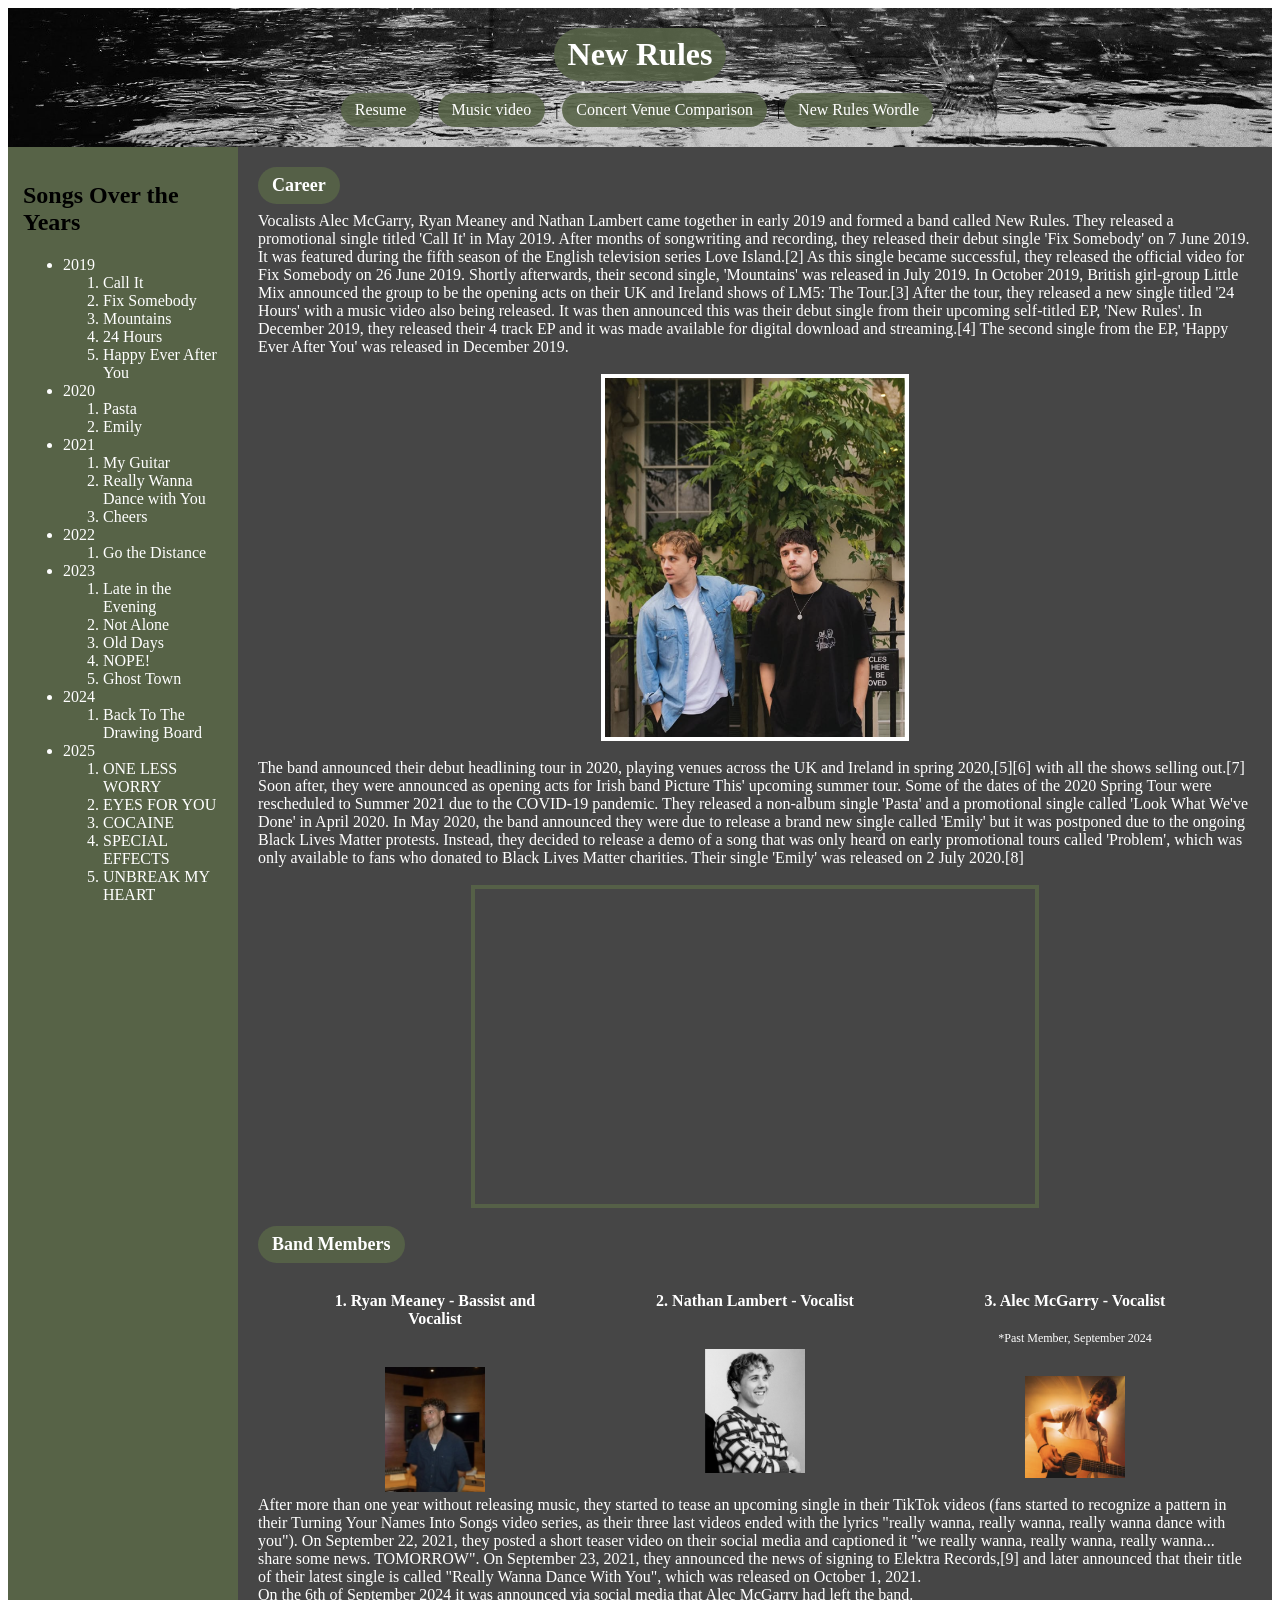
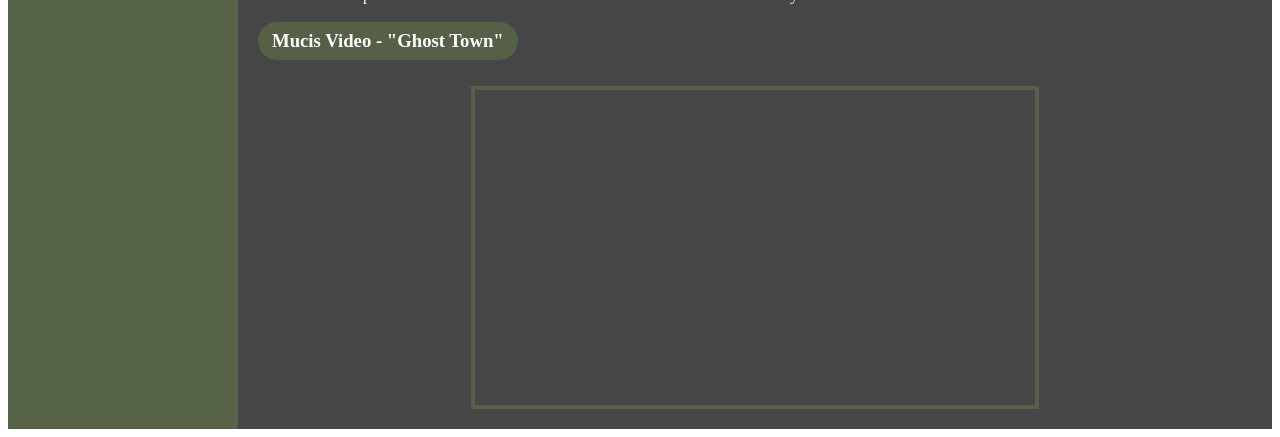
<file: scratch(index).html>
<!DOCTYPE html>
<html lang="en">
<head>
    <meta charset="UTF-8">
    <meta name="viewport" content="width=device-width, initial-scale=1.0">
    <title>New Rules</title>
    <link href="https://index.html">
    <link rel="stylesheet" href="Styles/color.css">
    <link rel="stylesheet" href="Styles/back.css">
    <link rel="stylesheet" href="Styles/position.css">
    <link rel="stylesheet" href="Styles/font.css">

</head>
    
<body>
    <div class="Header">
        <h1>New Rules</h1>
            <br>
        <!-- custom background color -->
        <a href="index.html">Resume</a>
        |  
        <!-- On page anchor  -->
        <a href="#ghost_town">Music video</a>
        |
        <!-- link to tableau -->
        <a href="#viz1775846697667">Concert Venue Comparison</a>
        |
        <a href="wordle.html">New Rules Wordle</a>
    </div>
    <!-- unordered list with ordered list inside -->
    <div class="layout">
        <div class="sidebar">
            <h2>Songs Over the Years</h2>
                <ul>
                    <li>2019</li>
                    <ol>
                        <li>Call It</li>
                        <li>Fix Somebody</li>
                        <li>Mountains</li>
                        <li>24 Hours</li>
                        <li>Happy Ever After You</li>
                    </ol>

                    <li>2020</li>
                    <ol>
                        <li>Pasta</li>
                        <li>Emily</li>
                    </ol>

                    <li>2021</li>
                    <ol>
                        <li>My Guitar</li>
                        <li>Really Wanna Dance with You</li>
                        <li>Cheers</li>
                    </ol>

                    <li>2022</li>
                    <ol>
                        <li>Go the Distance</li>
                    </ol>

                    <li>2023</li>
                    <ol>
                        <li>Late in the Evening</li>
                        <li>Not Alone</li>
                        <li>Old Days</li>
                        <li>NOPE!</li>
                        <li>Ghost Town</li>
                    </ol>

                    <li>2024</li>
                    <ol>
                        <li>Back To The Drawing Board</li>
                    </ol>

                    <li>2025</li>
                    <ol>
                        <li>ONE LESS WORRY</li>
                        <li>EYES FOR YOU</li>
                        <li>COCAINE</li>
                        <li>SPECIAL EFFECTS</li>
                        <li>UNBREAK MY HEART</li>
                    </ol>
                </ul>


            </ul>
        </div>

        <div class="main-content">
            <h6>Career</h6>
                <div>Vocalists Alec McGarry, Ryan Meaney and Nathan Lambert came together in early 2019 and formed a band called New Rules. They released a promotional single titled 'Call It' in May 2019. After months of songwriting and recording, they released their debut single 'Fix Somebody' on 7 June 2019. It was featured during the fifth season of the English television series Love Island.[2] As this single became successful, they released the official video for Fix Somebody on 26 June 2019. Shortly afterwards, their second single, 'Mountains' was released in July 2019. In October 2019, British girl-group Little Mix announced the group to be the opening acts on their UK and Ireland shows of LM5: The Tour.[3] After the tour, they released a new single titled '24 Hours' with a music video also being released. It was then announced this was their debut single from their upcoming self-titled EP, 'New Rules'. In December 2019, they released their 4 track EP and it was made available for digital download and streaming.[4] The second single from the EP, 'Happy Ever After You' was released in December 2019.</div>
            <br>
                <img class="center-image" src="images/New Rules Image(1).png" width="300">
            <br>
                <div>The band announced their debut headlining tour in 2020, playing venues across the UK and Ireland in spring 2020,[5][6] with all the shows selling out.[7] Soon after, they were announced as opening acts for Irish band Picture This' upcoming summer tour. Some of the dates of the 2020 Spring Tour were rescheduled to Summer 2021 due to the COVID-19 pandemic. They released a non-album single 'Pasta' and a promotional single called 'Look What We've Done' in April 2020. In May 2020, the band announced they were due to release a brand new single called 'Emily' but it was postponed due to the ongoing Black Lives Matter protests. Instead, they decided to release a demo of a song that was only heard on early promotional tours called 'Problem', which was only available to fans who donated to Black Lives Matter charities. Their single 'Emily' was released on 2 July 2020.[8]</div>
            <!-- tableau visualization -->
                <br>
                <div class='tableauPlaceholder centered-embed' id='viz1775846697667' style='position: relative; width: 560px; height: 315px;'>
                <noscript>
                    <a href='#'>
                        <img alt='Venue Count Ireland vs. UK ' src='https:&#47;&#47;public.tableau.com&#47;static&#47;images&#47;Ve&#47;VenueCountIrelandvs_UK&#47;VenueCountIrelandvs_UK&#47;1_rss.png' style='border: none' width="300"/>
                    </a>
                </noscript>
                <object class='tableauViz'  style='display:none;'>
                    <param name='host_url' value='https%3A%2F%2Fpublic.tableau.com%2F' />
                    <param name='embed_code_version' value='3' /> 
                    <param name='site_root' value='' />
                    <param name='name' value='VenueCountIrelandvs_UK&#47;VenueCountIrelandvs_UK' />
                    <param name='tabs' value='no' />
                    <param name='toolbar' value='yes' />
                    <param name='static_image' value='https:&#47;&#47;public.tableau.com&#47;static&#47;images&#47;Ve&#47;VenueCountIrelandvs_UK&#47;VenueCountIrelandvs_UK&#47;1.png' /> 
                    <param name='animate_transition' value='yes' />
                    <param name='display_static_image' value='yes' />
                    <param name='display_spinner' value='yes' />
                    <param name='display_overlay' value='yes' />
                    <param name='display_count' value='yes' />
                    <param name='language' value='en-US' />
                    <param name='filter' value='publish=yes' />
                </object>
            </div>                
                <script type='text/javascript'>                    
                    var divElement = document.getElementById('viz1775846697667');                    
                    var vizElement = divElement.getElementsByTagName('object')[0];                    vizElement.style.width='560px';vizElement.style.height='315px';                    
                    var scriptElement = document.createElement('script');                    scriptElement.src = 'https://public.tableau.com/javascripts/api/viz_v1.js';                    vizElement.parentNode.insertBefore(scriptElement, vizElement);                
                </script>
            <br>
                <h5>Band Members</h5>    
                <div class="band-members">
                    <div class="member">
                        <h4>1. Ryan Meaney - Bassist and Vocalist</h4>
                        <br>
                            <img src="images/Ryan Meaney.png" width="100">
                    </div>
                    
                    <div class="member">
                        <h4>2. Nathan Lambert - Vocalist</h4>
                        <br>
                            <img src="images/Nathan Lambert.png" width="100">
                    </div>   

                    <div class="member">
                        <h4>3. Alec McGarry - Vocalist</h4>
                        <p class="fine-print">*Past Member, September 2024</p>
                            <br>
                            <img src="images/Alec McGarry.png" width="100">
                    </div>
                </div>

                <div>After more than one year without releasing music, they started to tease an upcoming single in their TikTok videos (fans started to recognize a pattern in their Turning Your Names Into Songs video series, as their three last videos ended with the lyrics "really wanna, really wanna, really wanna dance with you"). On September 22, 2021, they posted a short teaser video on their social media and captioned it "we really wanna, really wanna, really wanna... share some news. TOMORROW". On September 23, 2021, they announced the news of signing to Elektra Records,[9] and later announced that their title of their latest single is called "Really Wanna Dance With You", which was released on October 1, 2021.</div>
                <div>On the 6th of September 2024 it was announced via social media that Alec McGarry had left the band.</div>
            <br>
            <!-- imedded video -->
            <h3 id="ghost_town">Mucis Video - "Ghost Town"</h3>
            <br>
            <br>
                <iframe class="centered-embed"
                    src="https://www.youtube.com/embed/W1Y3cXR-GN4?si=BITja1sD2Bip81od" 
                    width="560"
                    height="315"
                    title="Ghost Town"
                    frameborder="0"
                    allowfullscreen>
                </iframe>

        </div>
    </div>
</body>
</html>
</file>
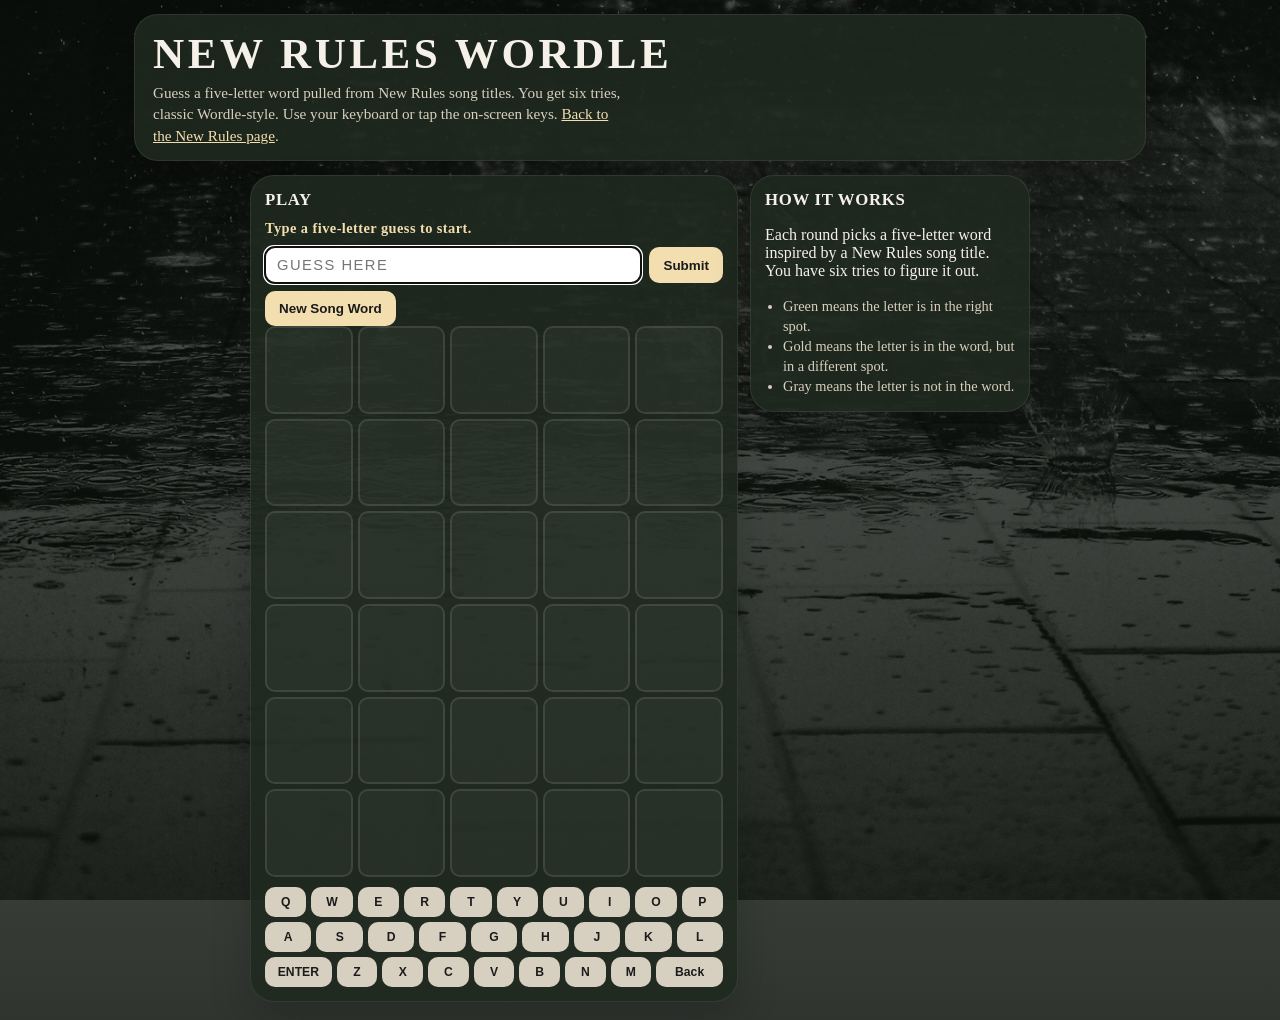
<file: wordle.html>
<!DOCTYPE html>
<html lang="en">
<head>
    <meta charset="UTF-8">
    <meta name="viewport" content="width=device-width, initial-scale=1.0">
    <title>New Rules Wordle</title>
    <style>
        :root {
            --bg: #182018;
            --panel: rgba(31, 42, 31, 0.88);
            --panel-2: rgba(58, 74, 58, 0.9);
            --text: #f5f1e8;
            --muted: #d8cfbf;
            --empty: #425142;
            --miss: #4c534c;
            --close: #bca14f;
            --hit: #5f8f5f;
            --key: #d7d0c0;
            --key-text: #1b1b1b;
        }

        * {
            box-sizing: border-box;
        }

        body {
            margin: 0;
            min-height: 100vh;
            font-family: Georgia, "Times New Roman", serif;
            color: var(--text);
            background:
                linear-gradient(rgba(11, 17, 11, 0.6), rgba(11, 17, 11, 0.85)),
                url("images/Background New Rules.jpg") center/cover no-repeat fixed;
        }

        .page {
            max-width: 1040px;
            margin: 0 auto;
            padding: 14px 14px 18px;
        }

        .hero {
            background: var(--panel);
            border: 1px solid rgba(255, 255, 255, 0.08);
            border-radius: 24px;
            padding: 14px 18px;
            box-shadow: 0 20px 40px rgba(0, 0, 0, 0.28);
        }

        .hero h1 {
            margin: 0 0 4px;
            font-size: clamp(1.7rem, 4vw, 2.7rem);
            letter-spacing: 0.08em;
            text-transform: uppercase;
        }

        .hero p {
            margin: 0;
            max-width: 62ch;
            color: var(--muted);
            font-size: 0.95rem;
            line-height: 1.4;
        }

        .hero a {
            color: #f3deb0;
        }

        .game-shell {
            display: grid;
            grid-template-columns: minmax(480px, 1fr) minmax(220px, 280px);
            gap: 12px;
            margin-top: 14px;
            align-items: start;
            max-width: 780px;
            margin-left: auto;
            margin-right: auto;
        }

        .card {
            background: var(--panel);
            border: 1px solid rgba(255, 255, 255, 0.08);
            border-radius: 24px;
            padding: 14px;
            box-shadow: 0 20px 40px rgba(0, 0, 0, 0.18);
            min-width: 0;
        }

        .card h2 {
            margin-top: 0;
            margin-bottom: 10px;
            font-size: 1.05rem;
            letter-spacing: 0.04em;
            text-transform: uppercase;
        }

        .status {
            min-height: 1.2em;
            margin: 0 0 10px;
            color: #f3deb0;
            font-weight: bold;
            letter-spacing: 0.03em;
            font-size: 0.9rem;
        }

        .board {
            display: grid;
            gap: 5px;
            margin-bottom: 10px;
        }

        .row {
            display: grid;
            grid-template-columns: repeat(5, minmax(38px, 1fr));
            gap: 5px;
        }

        .tile {
            aspect-ratio: 1 / 1;
            border-radius: 10px;
            border: 2px solid rgba(255, 255, 255, 0.1);
            background: rgba(255, 255, 255, 0.04);
            display: grid;
            place-items: center;
            font-size: clamp(0.95rem, 2vw, 1.2rem);
            font-weight: bold;
            text-transform: uppercase;
            letter-spacing: 0.08em;
        }

        .tile.filled {
            border-color: rgba(255, 255, 255, 0.28);
        }

        .tile.miss {
            background: var(--miss);
            border-color: var(--miss);
        }

        .tile.close {
            background: var(--close);
            border-color: var(--close);
            color: #201a0d;
        }

        .tile.hit {
            background: var(--hit);
            border-color: var(--hit);
        }

        .controls {
            display: flex;
            gap: 8px;
            margin-bottom: 8px;
        }

        .controls input {
            flex: 1;
            border: 0;
            border-radius: 10px;
            padding: 10px 12px;
            font-size: 0.92rem;
            text-transform: uppercase;
            letter-spacing: 0.1em;
        }

        .controls button,
        .actions button {
            border: 0;
            border-radius: 10px;
            padding: 10px 14px;
            font-size: 0.84rem;
            font-weight: bold;
            cursor: pointer;
            background: #f3deb0;
            color: #1a1a1a;
        }

        .actions {
            display: flex;
            gap: 8px;
            flex-wrap: wrap;
        }

        .keyboard {
            display: grid;
            gap: 5px;
            margin-top: 8px;
            width: 100%;
        }

        .keyboard-row {
            display: flex;
            gap: 5px;
            justify-content: center;
            width: 100%;
        }

        .key {
            min-width: 0;
            flex: 1 1 0;
            padding: 8px 4px;
            border: 0;
            border-radius: 10px;
            background: var(--key);
            color: var(--key-text);
            font-weight: bold;
            cursor: pointer;
            font-size: 0.76rem;
        }

        .key.wide {
            flex: 1.8 1 0;
        }

        .key.miss {
            background: var(--miss);
            color: var(--text);
        }

        .key.close {
            background: var(--close);
        }

        .key.hit {
            background: var(--hit);
            color: var(--text);
        }

        .legend {
            margin: 10px 0 0;
            padding-left: 18px;
            color: var(--muted);
            line-height: 1.4;
            font-size: 0.9rem;
        }

        @media (max-width: 980px) {
            .game-shell {
                grid-template-columns: 1fr;
            }
        }

        @media (max-width: 820px) {

            .page {
                padding: 10px 10px 14px;
            }

            .controls {
                flex-direction: column;
            }

            .controls button,
            .actions button {
                width: 100%;
            }

            .key {
                min-width: 30px;
                padding: 7px 4px;
                font-size: 0.72rem;
            }
        }
    </style>
</head>
<body>
    <main class="page">
        <section class="hero">
            <h1>New Rules Wordle</h1>
            <p>Guess a five-letter word pulled from New Rules song titles. You get six tries, classic Wordle-style. Use your keyboard or tap the on-screen keys. <a href="scratch(index).html">Back to the New Rules page</a>.</p>
        </section>

        <section class="game-shell">
            <div class="card">
                <h2>Play</h2>
                <p class="status" id="status">Type a five-letter guess to start.</p>

                <div class="controls">
                    <input id="guess-input" type="text" maxlength="5" placeholder="Guess here" aria-label="Enter a five-letter guess">
                    <button id="submit-guess" type="button">Submit</button>
                </div>

                <div class="actions">
                    <button id="new-game" type="button">New Song Word</button>
                </div>

                <div class="board" id="board" aria-live="polite"></div>

                <div class="keyboard" id="keyboard"></div>
            </div>

            <aside class="card">
                <h2>How It Works</h2>
                <p>Each round picks a five-letter word inspired by a New Rules song title. You have six tries to figure it out.</p>

                <ul class="legend">
                    <li>Green means the letter is in the right spot.</li>
                    <li>Gold means the letter is in the word, but in a different spot.</li>
                    <li>Gray means the letter is not in the word.</li>
                </ul>
            </aside>
        </section>
    </main>

    <script>
        const words = ["ALONE", "DANCE", "EMILY", "GHOST", "HAPPY", "HEART", "HOURS", "PASTA", "WORRY"];
        const maxRows = 6;
        const wordLength = 5;
        const keyboardLayout = [
            ["Q", "W", "E", "R", "T", "Y", "U", "I", "O", "P"],
            ["A", "S", "D", "F", "G", "H", "J", "K", "L"],
            ["ENTER", "Z", "X", "C", "V", "B", "N", "M", "BACK"]
        ];

        const board = document.getElementById("board");
        const keyboard = document.getElementById("keyboard");
        const statusText = document.getElementById("status");
        const guessInput = document.getElementById("guess-input");
        const submitButton = document.getElementById("submit-guess");
        const newGameButton = document.getElementById("new-game");

        let answer = "";
        let guesses = [];
        let currentGuess = "";
        let gameOver = false;
        let keyStates = {};

        function pickWord() {
            return words[Math.floor(Math.random() * words.length)];
        }

        function resetGame() {
            answer = pickWord();
            guesses = [];
            currentGuess = "";
            gameOver = false;
            keyStates = {};
            guessInput.value = "";
            statusText.textContent = "Type a five-letter guess to start.";
            drawBoard();
            drawKeyboard();
            guessInput.focus();
        }

        function drawBoard() {
            board.innerHTML = "";

            for (let rowIndex = 0; rowIndex < maxRows; rowIndex += 1) {
                const row = document.createElement("div");
                row.className = "row";

                const guess = guesses[rowIndex] || (rowIndex === guesses.length ? currentGuess : "");
                const evaluation = guesses[rowIndex] ? evaluateGuess(guesses[rowIndex], answer) : [];

                for (let colIndex = 0; colIndex < wordLength; colIndex += 1) {
                    const tile = document.createElement("div");
                    const letter = guess[colIndex] || "";
                    tile.className = "tile";
                    if (letter) {
                        tile.classList.add("filled");
                    }
                    if (evaluation[colIndex]) {
                        tile.classList.add(evaluation[colIndex]);
                    }
                    tile.textContent = letter;
                    row.appendChild(tile);
                }

                board.appendChild(row);
            }
        }

        function drawKeyboard() {
            keyboard.innerHTML = "";

            keyboardLayout.forEach((rowLetters) => {
                const row = document.createElement("div");
                row.className = "keyboard-row";

                rowLetters.forEach((letter) => {
                    const button = document.createElement("button");
                    button.type = "button";
                    button.className = "key";
                    if (letter === "ENTER" || letter === "BACK") {
                        button.classList.add("wide");
                    }
                    if (keyStates[letter]) {
                        button.classList.add(keyStates[letter]);
                    }
                    button.textContent = letter === "BACK" ? "Back" : letter;
                    button.addEventListener("click", () => handleKey(letter));
                    row.appendChild(button);
                });

                keyboard.appendChild(row);
            });
        }

        function evaluateGuess(guess, target) {
            const result = Array(wordLength).fill("miss");
            const targetLetters = target.split("");
            const guessLetters = guess.split("");

            for (let i = 0; i < wordLength; i += 1) {
                if (guessLetters[i] === targetLetters[i]) {
                    result[i] = "hit";
                    targetLetters[i] = null;
                    guessLetters[i] = null;
                }
            }

            for (let i = 0; i < wordLength; i += 1) {
                if (!guessLetters[i]) {
                    continue;
                }

                const matchIndex = targetLetters.indexOf(guessLetters[i]);
                if (matchIndex !== -1) {
                    result[i] = "close";
                    targetLetters[matchIndex] = null;
                }
            }

            return result;
        }

        function updateKeyStates(guess) {
            const score = evaluateGuess(guess, answer);
            const priority = { miss: 1, close: 2, hit: 3 };

            guess.split("").forEach((letter, index) => {
                const nextState = score[index];
                const currentState = keyStates[letter];
                if (!currentState || priority[nextState] > priority[currentState]) {
                    keyStates[letter] = nextState;
                }
            });
        }

        function submitGuess() {
            if (gameOver) {
                return;
            }

            const guess = currentGuess.trim().toUpperCase();

            if (guess.length !== wordLength) {
                statusText.textContent = "Each guess needs exactly five letters.";
                return;
            }

            if (!words.includes(guess)) {
                statusText.textContent = "Pick one of the New Rules song words from the list.";
                return;
            }

            guesses.push(guess);
            updateKeyStates(guess);
            currentGuess = "";
            guessInput.value = "";

            if (guess === answer) {
                gameOver = true;
                statusText.textContent = "You got it! The song word was " + answer + ".";
            } else if (guesses.length === maxRows) {
                gameOver = true;
                statusText.textContent = "Out of guesses. The word was " + answer + ".";
            } else {
                statusText.textContent = "Keep going. " + (maxRows - guesses.length) + " guess(es) left.";
            }

            drawBoard();
            drawKeyboard();
        }

        function handleKey(key) {
            if (gameOver) {
                return;
            }

            if (key === "ENTER") {
                submitGuess();
                return;
            }

            if (key === "BACK") {
                currentGuess = currentGuess.slice(0, -1);
                guessInput.value = currentGuess;
                drawBoard();
                return;
            }

            if (currentGuess.length < wordLength) {
                currentGuess += key;
                guessInput.value = currentGuess;
                drawBoard();
            }
        }

        guessInput.addEventListener("input", (event) => {
            currentGuess = event.target.value.toUpperCase().replace(/[^A-Z]/g, "").slice(0, wordLength);
            event.target.value = currentGuess;
            drawBoard();
        });

        guessInput.addEventListener("keydown", (event) => {
            if (event.key === "Enter") {
                event.preventDefault();
                submitGuess();
            }
        });

        document.addEventListener("keydown", (event) => {
            if (event.target === guessInput) {
                return;
            }

            const key = event.key.toUpperCase();
            if (key === "ENTER") {
                handleKey("ENTER");
            } else if (key === "BACKSPACE") {
                handleKey("BACK");
            } else if (/^[A-Z]$/.test(key)) {
                handleKey(key);
            }
        });

        submitButton.addEventListener("click", submitGuess);
        newGameButton.addEventListener("click", resetGame);

        resetGame();
    </script>
</body>
</html>
</file>
<file: Styles/color.css>
.main-content {
    color: rgb(255, 255, 255);
}

h1 {
    color: rgb(255, 255, 255);
}

.Header h1 {
    display: inline-block;
    padding: 8px 14px;
    margin: 0 0 6px 0;
    background-color: rgba(87, 99, 71, 0.9);
    border-radius: 999px;
}

a{
    color: #ffffff;
}

.Header a {
    display: inline-block;
    padding: 8px 14px;
    margin: 6px 6px 0 0;
    background-color: rgba(87, 99, 71, 0.9);
    border-radius: 999px;
    text-decoration: none;
}

.Header a:hover {
    background-color: rgba(112, 128, 92, 0.95);
}

.sidebar{
    color:rgb(255, 255, 255)
}

h2{
    color: black;
}

h5,
h6,h3 {
    display: inline-block;
    padding: 8px 14px;
    margin: 0 0 8px 0;
    background-color: rgba(87, 99, 71, 0.9);
    border-radius: 999px;
    color: rgb(255, 255, 255);
}
</file>
<file: Styles/back.css>
.Header {
    background-image: url(../images/Background\ New\ Rules.jpg);
    background-size: cover;
    background-repeat: no repeat;
    background-position: center;
}

.sidebar {
    background-color: rgb(87, 99, 71);
}

.main-content {
    background-color: rgb(70, 70, 70);
}
</file>
<file: Styles/position.css>
.Header {
   padding: 20px;
}

.layout{
    display: flex;
}

.sidebar{
    width: 200px;
  padding: 15px;
}

.main-content{
    flex: 1;
    padding: 20px;
}

.band-members{
  display: flex;
  flex-direction: row;
  gap: 100px;
  justify-content: center;
  align-items: flex-start;
}

.member {
  text-align: center;
  width: 220px;
}

.center-image{
    display: block;
  margin-left: auto;
  margin-right: auto;
  border: 4px solid white;
}

.centered-embed {
    display: block;
    margin-left: auto;
    margin-right: auto;
    border: 4px solid rgba(87, 99, 71, 0.9);
}
</file>
<file: Styles/font.css>
.Header{
    text-align: center
}

h1{
    font-family: Bahnschrift;
    font-weight: bold;
}

.main-content {
    font-family: Bahnschrift;
}

.sidebar {
    font-family: Bahnschrift;
}

a {
    font-family: Bahnschrift;
}

h5{
    font-family: Bahnschrift;
    font-weight: bold;
    font-size: large;
}

h6{
    font-family: Bahnschrift;
    font-weight: bold;
    font-size: large;
}
.fine-print{
    font-size: 12px;
}
</file>
